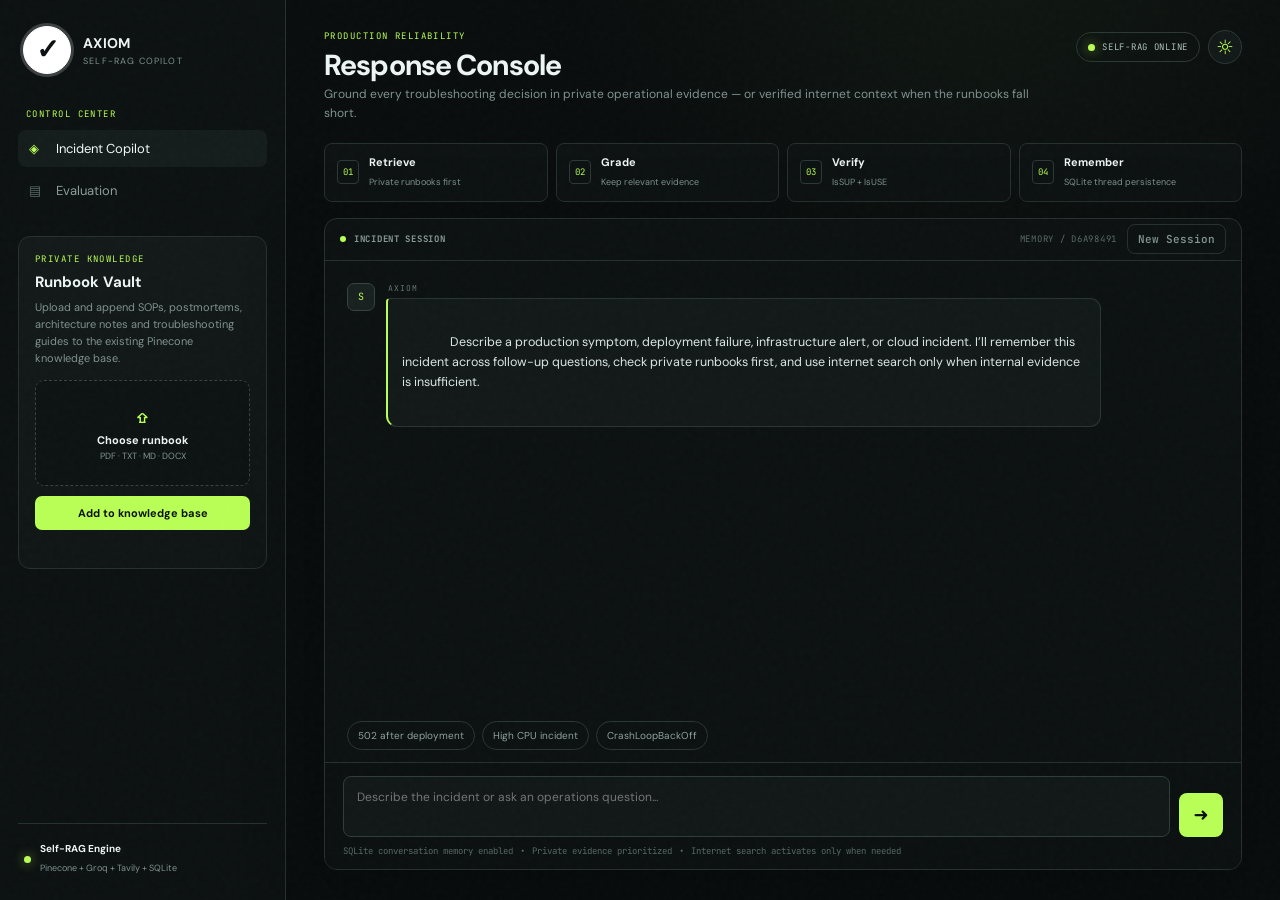
<file: templates/index.html>
<!doctype html>
<html lang="en">
<head>
  <meta charset="utf-8" />
  <meta name="viewport" content="width=device-width,initial-scale=1" />
  <title>Axiom · Self-RAG Incident Copilot</title>
  <link rel="preconnect" href="https://fonts.googleapis.com">
  <link rel="preconnect" href="https://fonts.gstatic.com" crossorigin>
  <link href="https://fonts.googleapis.com/css2?family=DM+Sans:wght@400;500;600;700&family=JetBrains+Mono:wght@500;600&display=swap" rel="stylesheet">
  <link rel="stylesheet" href="/static/styles.css?v=2" />
</head>
<body>
  <div class="noise"></div>
  <div class="shell">
    <aside class="rail">
      <a class="brand" href="/">
        <div class="mark" aria-hidden="true"></div>
        <div><strong>AXIOM</strong><small>SELF-RAG COPILOT</small></div>
      </a>

      <div class="rail-label">CONTROL CENTER</div>
      <nav class="nav">
        <button class="nav-item active"><span>◈</span> Incident Copilot</button>
        <button class="nav-item" onclick="location.href='/evaluation'"><span>▤</span> Evaluation</button>
        <!--
        <button class="nav-item"><span>▱</span> Runbook Vault</button>
        <button class="nav-item"><span>⌁</span> Audit Trail</button>
        -->
      </nav>

      <section class="upload-panel">
        <div class="eyebrow">PRIVATE KNOWLEDGE</div>
        <h3>Runbook Vault</h3>
        <p>Upload and append SOPs, postmortems, architecture notes and troubleshooting guides to the existing Pinecone knowledge base.</p>
        <label class="dropzone" for="fileInput">
          <input id="fileInput" type="file" accept=".pdf,.txt,.md,.docx" />
          <span class="upload-icon">⇧</span>
          <strong id="fileLabel">Choose runbook</strong>
          <small>PDF · TXT · MD · DOCX</small>
        </label>
        <button id="uploadBtn" class="secondary-btn">Add to knowledge base</button>
        <div id="uploadStatus" class="status"></div>
      </section>

      <div class="rail-footer">
        <span class="live-dot"></span>
        <div><strong>Self-RAG Engine</strong><small>Pinecone + Groq + Tavily + SQLite</small></div>
      </div>
    </aside>

    <main class="workspace">
      <header class="topbar">
        <div>
          <div class="eyebrow">PRODUCTION RELIABILITY</div>
          <h1>Response Console</h1>
          <p>Ground every troubleshooting decision in private operational evidence — or verified internet context when the runbooks fall short.</p>
        </div>
        <div class="topbar-actions">
          <div class="engine-pill"><span class="pulse"></span> SELF-RAG ONLINE</div>
          <button id="themeToggle" class="theme-toggle" type="button" aria-label="Switch to light mode" title="Switch to light mode"><span id="themeIcon" aria-hidden="true">☼</span></button>
        </div>
      </header>

      <section class="metrics">
        <article><span>01</span><div><strong>Retrieve</strong><small>Private runbooks first</small></div></article>
        <article><span>02</span><div><strong>Grade</strong><small>Keep relevant evidence</small></div></article>
        <article><span>03</span><div><strong>Verify</strong><small>IsSUP + IsUSE</small></div></article>
        <article><span>04</span><div><strong>Remember</strong><small>SQLite thread persistence</small></div></article>
      </section>

      <section class="console">
        <div class="console-head">
          <div><span class="terminal-dot"></span><strong>INCIDENT SESSION</strong></div>
          <div class="session-actions"><span id="sessionId" class="session-id">MEMORY / LIVE</span><button id="newSessionBtn" class="new-session-btn">New Session</button></div>
        </div>

        <div id="messages" class="messages">
          <div class="message assistant">
            <div class="avatar">S</div>
            <div class="message-body">
              <div class="message-label">AXIOM</div>
              <div class="bubble intro">
                Describe a production symptom, deployment failure, infrastructure alert, or cloud incident. I’ll remember this incident across follow-up questions, check private runbooks first, and use internet search only when internal evidence is insufficient.
              </div>
            </div>
          </div>
        </div>

        <div id="starterPrompts" class="starters">
          <button data-q="Our checkout API is returning 502 errors after deployment. What should the on-call engineer check first?">502 after deployment</button>
          <button data-q="CPU on the payments service is above 90%. What is our recommended response procedure?">High CPU incident</button>
          <button data-q="What should I verify when a Kubernetes pod keeps restarting with CrashLoopBackOff?">CrashLoopBackOff</button>
        </div>

        <div class="composer-wrap">
          <div class="composer">
            <textarea id="question" rows="2" placeholder="Describe the incident or ask an operations question..."></textarea>
            <button id="sendBtn" title="Run Self-RAG">➜</button>
          </div>
          <div class="composer-note"><span>SQLite conversation memory enabled</span><span>•</span><span>Private evidence prioritized</span><span>•</span><span>Internet search activates only when needed</span></div>
        </div>
      </section>
    </main>
  </div>
<script src="/static/app.js?v=2"></script>
</body>
</html>
</file>
<file: static/styles.css>
:root{
  --bg:#090d0d;--panel:#101616;--panel2:#141c1b;--line:#26302f;--muted:#7f9290;--text:#edf5f3;
  --lime:#b9ff55;--lime2:#7fca24;--cyan:#5ce1d3;--warn:#ffb86b;--danger:#ff7d7d;
  font-family:"DM Sans",system-ui,sans-serif;color:var(--text);background:var(--bg)
}
*{box-sizing:border-box}html,body{margin:0;min-height:100%;background:var(--bg)}body{min-height:100vh;overflow:hidden}
button,textarea,input{font:inherit}.noise{position:fixed;inset:0;pointer-events:none;opacity:.025;background-image:url("data:image/svg+xml,%3Csvg viewBox='0 0 180 180' xmlns='http://www.w3.org/2000/svg'%3E%3Cfilter id='n'%3E%3CfeTurbulence type='fractalNoise' baseFrequency='.9' numOctaves='4' stitchTiles='stitch'/%3E%3C/filter%3E%3Crect width='100%25' height='100%25' filter='url(%23n)' opacity='.9'/%3E%3C/svg%3E")}
.shell{display:grid;grid-template-columns:286px minmax(0,1fr);height:100vh}.rail{border-right:1px solid var(--line);background:#0c1111;padding:24px 18px;display:flex;flex-direction:column;overflow:auto}.brand{display:flex;align-items:center;gap:12px;color:var(--text);text-decoration:none;margin:2px 5px 34px}.brand strong{display:block;font-size:14px;letter-spacing:.02em}.brand small{display:block;margin-top:3px;color:var(--muted);font-size:9px;letter-spacing:.13em}.mark{width:37px;height:37px;border:1px solid #34423f;display:grid;place-content:center;gap:3px;transform:rotate(45deg)}.mark span{width:15px;height:2px;background:var(--lime);display:block}.mark span:nth-child(2){width:10px}.mark span:nth-child(3){width:6px}.rail-label,.eyebrow{font-family:"JetBrains Mono",monospace;font-size:9px;letter-spacing:.16em;color:var(--lime)}.rail-label{padding:0 8px 10px}.nav{display:grid;gap:5px}.nav-item{border:0;background:transparent;color:#8d9d9a;text-align:left;padding:10px 11px;border-radius:8px;cursor:pointer;font-size:13px}.nav-item span{display:inline-block;width:24px;color:#586b68}.nav-item.active{background:#151d1c;color:#f1f8f6}.nav-item.active span{color:var(--lime)}.upload-panel{margin-top:27px;border:1px solid var(--line);background:linear-gradient(160deg,#131a19,#0f1514);padding:16px;border-radius:12px}.upload-panel h3{font-size:15px;margin:7px 0}.upload-panel p{font-size:11px;color:var(--muted);line-height:1.55;margin:0 0 13px}.dropzone{border:1px dashed #354440;border-radius:9px;min-height:106px;display:flex;flex-direction:column;align-items:center;justify-content:center;cursor:pointer;background:#0d1312;transition:.2s}.dropzone:hover{border-color:#65786f;background:#111817}.dropzone input{display:none}.upload-icon{font-family:"JetBrains Mono";font-size:18px;color:var(--lime);margin-bottom:5px}.dropzone strong{font-size:11px}.dropzone small{font-size:9px;color:var(--muted);margin-top:3px}.secondary-btn{width:100%;margin-top:10px;background:var(--lime);border:0;color:#0d120c;font-weight:700;font-size:11px;padding:10px;border-radius:7px;cursor:pointer}.secondary-btn:disabled{opacity:.5}.status{font-size:10px;line-height:1.4;color:var(--cyan);min-height:14px;margin-top:8px}.rail-footer{margin-top:auto;border-top:1px solid var(--line);padding:18px 6px 0;display:flex;align-items:center;gap:9px}.rail-footer strong{font-size:10px;display:block}.rail-footer small{font-size:9px;color:var(--muted)}.live-dot,.pulse{width:7px;height:7px;border-radius:50%;background:var(--lime);box-shadow:0 0 12px rgba(185,255,85,.65)}
.workspace{min-width:0;display:flex;flex-direction:column;height:100vh;background:radial-gradient(circle at 70% -10%,rgba(95,138,79,.09),transparent 35%)}.topbar{padding:30px 38px 20px;display:flex;align-items:flex-start;justify-content:space-between;gap:30px}.topbar h1{margin:8px 0 5px;font-size:29px;line-height:1.05;letter-spacing:-.03em}.topbar p{margin:0;color:var(--muted);font-size:12px;max-width:760px;line-height:1.55}.engine-pill{font-family:"JetBrains Mono";font-size:9px;letter-spacing:.08em;border:1px solid #2c3836;border-radius:999px;padding:8px 11px;color:#afc0bc;white-space:nowrap;display:flex;gap:7px;align-items:center}.metrics{display:grid;grid-template-columns:repeat(4,1fr);gap:8px;padding:0 38px 16px}.metrics article{border:1px solid var(--line);background:#0d1212;padding:11px 12px;display:flex;gap:10px;align-items:center;border-radius:8px}.metrics article>span{font-family:"JetBrains Mono";font-size:9px;color:var(--lime);border:1px solid #2d3937;padding:5px;border-radius:4px}.metrics strong{font-size:11px;display:block}.metrics small{font-size:9px;color:var(--muted)}
.console{margin:0 38px 30px;border:1px solid var(--line);border-radius:13px;background:rgba(13,18,18,.86);min-height:0;display:flex;flex-direction:column;flex:1;overflow:hidden;box-shadow:0 22px 80px rgba(0,0,0,.25)}.console-head{height:42px;border-bottom:1px solid var(--line);display:flex;align-items:center;justify-content:space-between;padding:0 15px;font-family:"JetBrains Mono";font-size:9px;color:#899a97;letter-spacing:.08em}.terminal-dot{display:inline-block;width:6px;height:6px;background:var(--lime);border-radius:50%;margin-right:8px}.session-id{color:#596966}.messages{padding:22px 22px 10px;overflow:auto;flex:1;scrollbar-color:#34413f transparent}.message{display:flex;gap:11px;margin-bottom:19px;align-items:flex-start}.message.user{justify-content:flex-end}.avatar{width:28px;height:28px;border:1px solid #35433f;background:#18211f;border-radius:7px;display:grid;place-items:center;font-family:"JetBrains Mono";font-size:10px;color:var(--lime);flex:none}.message-body{max-width:min(820px,82%)}.user .message-body{display:flex;flex-direction:column;align-items:flex-end}.message-label{font-family:"JetBrains Mono";font-size:8px;letter-spacing:.11em;color:#637572;margin:0 0 5px 2px}.bubble{padding:13px 14px;border:1px solid #293532;background:#121918;border-radius:4px 11px 11px 11px;color:#dce7e4;font-size:12.5px;line-height:1.62;white-space:pre-wrap}.bubble.intro{border-left:2px solid var(--lime)}.user .bubble{background:#1a2421;border-color:#35443f;border-radius:11px 4px 11px 11px}.meta-card{border:1px solid #27322f;border-top:0;background:#0d1312;padding:10px 12px;font-size:10px;color:#71827f}.verification{display:flex;gap:7px;flex-wrap:wrap}.tag{font-family:"JetBrains Mono";font-size:8px;letter-spacing:.04em;border:1px solid #35413f;padding:4px 6px;border-radius:5px}.tag.ok{color:var(--lime)}.tag.web{color:var(--cyan)}.sources{display:grid;gap:6px;margin-top:8px}.source{display:flex;align-items:center;gap:7px;background:#111817;border:1px solid #24302d;padding:7px 8px;border-radius:6px}.source-icon{color:var(--lime)}.source a{color:var(--cyan);text-decoration:none}.trace{margin-top:7px}.trace summary{cursor:pointer;color:#849692}.trace ol{padding-left:20px;line-height:1.65}.thinking{display:inline-flex;align-items:center;gap:8px;color:#9dadab}.thinking i{width:5px;height:5px;background:var(--lime);border-radius:50%;animation:blink 1s infinite}.thinking i:nth-child(2){animation-delay:.15s}.thinking i:nth-child(3){animation-delay:.3s}@keyframes blink{0%,80%,100%{opacity:.2}40%{opacity:1}}
.starters{padding:0 22px 12px;display:flex;gap:7px;flex-wrap:wrap}.starters button{background:transparent;border:1px solid #2a3633;color:#8fa19d;border-radius:999px;padding:7px 10px;font-size:10px;cursor:pointer}.starters button:hover{border-color:#556861;color:#d6e2df}.composer-wrap{border-top:1px solid var(--line);background:#0b1010;padding:13px 18px 12px}.composer{display:grid;grid-template-columns:1fr 44px;gap:9px;align-items:end}.composer textarea{resize:none;min-height:50px;max-height:130px;border:1px solid #303c39;background:#111817;color:var(--text);border-radius:8px;padding:12px 13px;outline:none;font-size:12px;line-height:1.45}.composer textarea:focus{border-color:#596d66}.composer button{height:44px;border:0;border-radius:8px;background:var(--lime);color:#0b100a;font-weight:800;font-size:18px;cursor:pointer}.composer button:disabled{opacity:.45}.composer-note{display:flex;gap:7px;margin-top:8px;color:#566763;font-size:9px;font-family:"JetBrains Mono"}
@media(max-width:980px){.metrics{grid-template-columns:repeat(2,1fr)}.shell{grid-template-columns:240px 1fr}.topbar,.metrics{padding-left:24px;padding-right:24px}.console{margin-left:24px;margin-right:24px}}
@media(max-width:760px){body{overflow:auto}.shell{display:block;height:auto}.rail{display:none}.workspace{height:100vh}.topbar{padding:20px 16px 14px}.topbar h1{font-size:23px}.engine-pill{display:none}.metrics{padding:0 16px 12px;grid-template-columns:repeat(2,1fr)}.metrics small{display:none}.console{margin:0 12px 12px}.message-body{max-width:90%}.starters{display:none}}

.session-actions{display:flex;align-items:center;gap:10px}.new-session-btn{border:1px solid var(--line);background:transparent;color:var(--muted);padding:7px 10px;border-radius:8px;font:600 11px 'JetBrains Mono',monospace;cursor:pointer}.new-session-btn:hover{color:var(--text);border-color:var(--accent)}.tag.memory{border-color:rgba(155,126,255,.38);background:rgba(155,126,255,.08)}
.mark{border-radius:50%;place-content:center;position:relative;flex:none;transform:none}.mark::before{content:"";width:19px;height:19px;border:1px solid var(--lime);border-radius:50%}.mark::after{content:"";position:absolute;width:5px;height:5px;border-radius:50%;background:var(--lime)}.mark span{display:none}
.mark{background:var(--lime);border-color:#e5ffc3;box-shadow:0 0 0 3px rgba(185,255,85,.14)}.mark::before{display:none}.mark::after{content:"✓";position:static;width:auto;height:auto;border-radius:0;background:none;color:#10170b;font:700 22px/1 "DM Sans",sans-serif}
.mark{background:#fff;border-color:#fff;box-shadow:0 0 0 3px rgba(255,255,255,.2)}.mark::after{color:#0c1111}
.mark{width:48px;height:48px;transform:none;border-radius:50%}.mark::after{font-size:28px}
.topbar-actions{display:flex;align-items:center;gap:8px;flex:none}.theme-toggle{width:34px;height:34px;display:grid;place-items:center;padding:0;border:1px solid #2c3836;border-radius:50%;background:#121918;color:var(--lime);font-size:20px;line-height:1;cursor:pointer}.theme-toggle:hover{border-color:var(--lime);color:var(--text)}.theme-toggle:focus-visible{outline:2px solid var(--lime);outline-offset:2px}
:root.light{--bg:#f3f6f3;--panel:#fff;--panel2:#edf2ee;--line:#d6dfd9;--muted:#5e6b64;--text:#1b2922;--lime:#56821f;--lime2:#477015;--cyan:#007a70;--warn:#a85d00;--danger:#b43131;color:var(--text);background:var(--bg)}
html.light,html.light body{background:var(--bg);color:var(--text)}html.light .noise{opacity:.01}html.light .rail{background:#eaf0eb}html.light .nav-item{color:#52645a}html.light .nav-item span{color:#78867d}html.light .nav-item.active{background:#dce7df;color:#1b2922}html.light .upload-panel{background:linear-gradient(160deg,#fff,#f2f6f3)}html.light .upload-panel p{color:#58675f}html.light .dropzone{background:#f7faf8;border-color:#b7c5bc}html.light .workspace{background:radial-gradient(circle at 70% -10%,rgba(75,122,31,.08),transparent 35%)}html.light .topbar p{color:#58675f}html.light .engine-pill{border-color:#cbd7cf;color:#52645a}html.light .theme-toggle{background:#fff;border-color:#cbd7cf}
html.light .metrics article{background:#fff}html.light .metrics article>span{border-color:#d6dfd9}html.light .console{background:rgba(255,255,255,.92);box-shadow:0 22px 80px rgba(23,41,31,.08)}html.light .console-head{color:#52645a}html.light .session-id{color:#66766d}html.light .avatar{background:#e8f0ea;border-color:#cbd7cf}html.light .message-label{color:#617268}html.light .bubble{background:#fff;border-color:#d6dfd9;color:#26352d}html.light .user .bubble{background:#eaf1ec;border-color:#cbd7cf}html.light .meta-card{background:#f6f9f7;border-color:#d6dfd9;color:#58675f}html.light .tag{border-color:#cbd7cf}html.light .tag.memory{border-color:#b7c9a7;background:#edf5e5}html.light .source{background:#f4f8f5;border-color:#d6dfd9}html.light .starters button{border-color:#cbd7cf;color:#52645a}html.light .starters button:hover{border-color:#819589;color:#1b2922}html.light .composer-wrap{background:#f4f7f5}html.light .composer textarea{background:#fff;border-color:#cbd7cf;color:#1b2922}html.light .composer textarea:focus{border-color:#7b9670}html.light .composer-note{color:#66766d}html.light .new-session-btn{border-color:#cbd7cf;color:#52645a}html.light .new-session-btn:hover{color:#1b2922}
</file>
